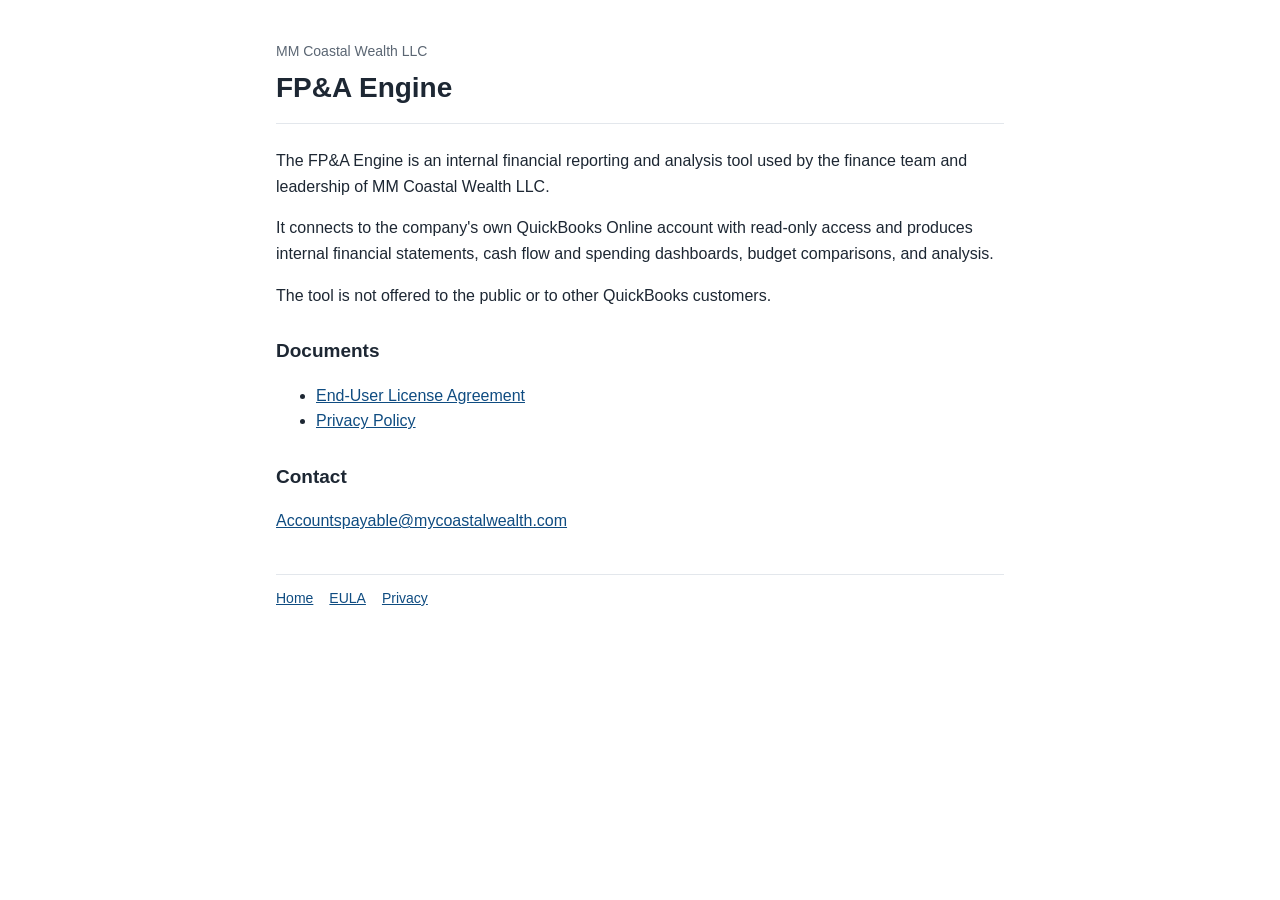
<file: index.html>
<!doctype html>
<html lang="en">
<head>
<meta charset="utf-8">
<meta name="viewport" content="width=device-width, initial-scale=1">
<title>MM Coastal Wealth FP&amp;A Engine</title>
<link rel="stylesheet" href="style.css">
</head>
<body>
<main>
<header>
<p class="org">MM Coastal Wealth LLC</p>
<h1>FP&amp;A Engine</h1>
</header>

<p>The FP&amp;A Engine is an internal financial reporting and analysis tool used by the finance team and leadership of MM Coastal Wealth LLC.</p>
<p>It connects to the company's own QuickBooks Online account with read-only access and produces internal financial statements, cash flow and spending dashboards, budget comparisons, and analysis.</p>
<p>The tool is not offered to the public or to other QuickBooks customers.</p>

<h2>Documents</h2>
<ul>
<li><a href="eula.html">End-User License Agreement</a></li>
<li><a href="privacy.html">Privacy Policy</a></li>
</ul>

<h2>Contact</h2>
<p><a href="mailto:Accountspayable@mycoastalwealth.com">Accountspayable@mycoastalwealth.com</a></p>

<nav><a href="index.html">Home</a><a href="eula.html">EULA</a><a href="privacy.html">Privacy</a></nav>
</main>
</body>
</html>
</file>
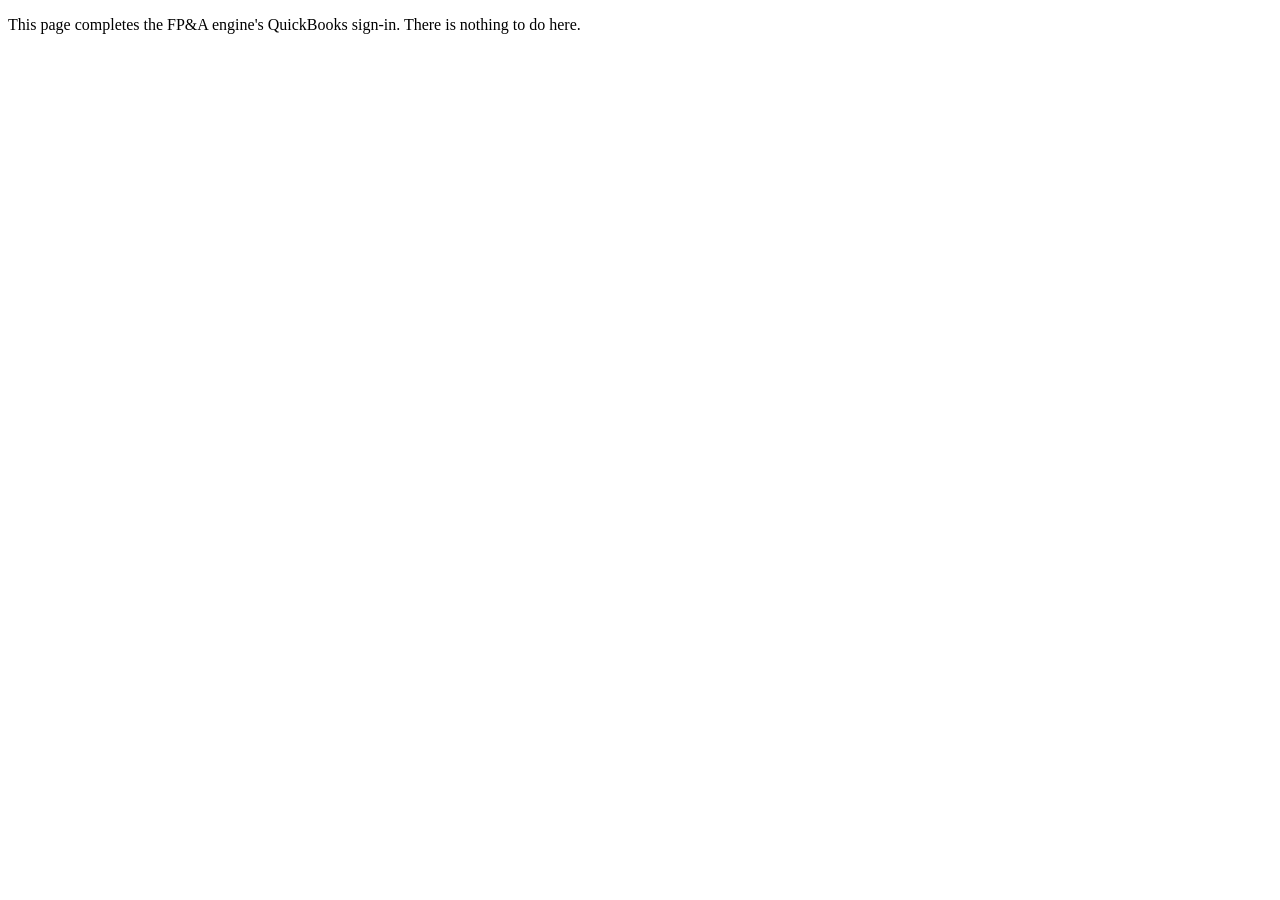
<file: qbo-callback/index.html>
<!doctype html>
<html lang="en">
<head>
<meta charset="utf-8">
<meta name="referrer" content="no-referrer">
<meta http-equiv="Content-Security-Policy" content="default-src 'none'; script-src 'sha256-hY9DzHeCAtMyQb8msjVKsJ4icR2OEPcdgs3PtyE8GvA='; base-uri 'none'; form-action 'none'">
<meta name="robots" content="noindex, nofollow">
<meta name="viewport" content="width=device-width, initial-scale=1">
<title>FP&amp;A Engine Sign-in</title>
</head>
<body>
<p id="msg">Returning you to the FP&amp;A engine on this computer&hellip;</p>
<noscript><p>JavaScript is required to finish signing in.</p></noscript>
<script>
  (function () {
    var query = window.location.search;
    if (query.length > 1) {
      // Fixed target only: never a destination taken from the URL.
      window.location.replace("http://localhost:8000/callback" + query);
    } else {
      document.getElementById("msg").textContent = "This page completes the FP&A engine's QuickBooks sign-in. There is nothing to do here.";
    }
  })();
</script>
</body>
</html>
</file>
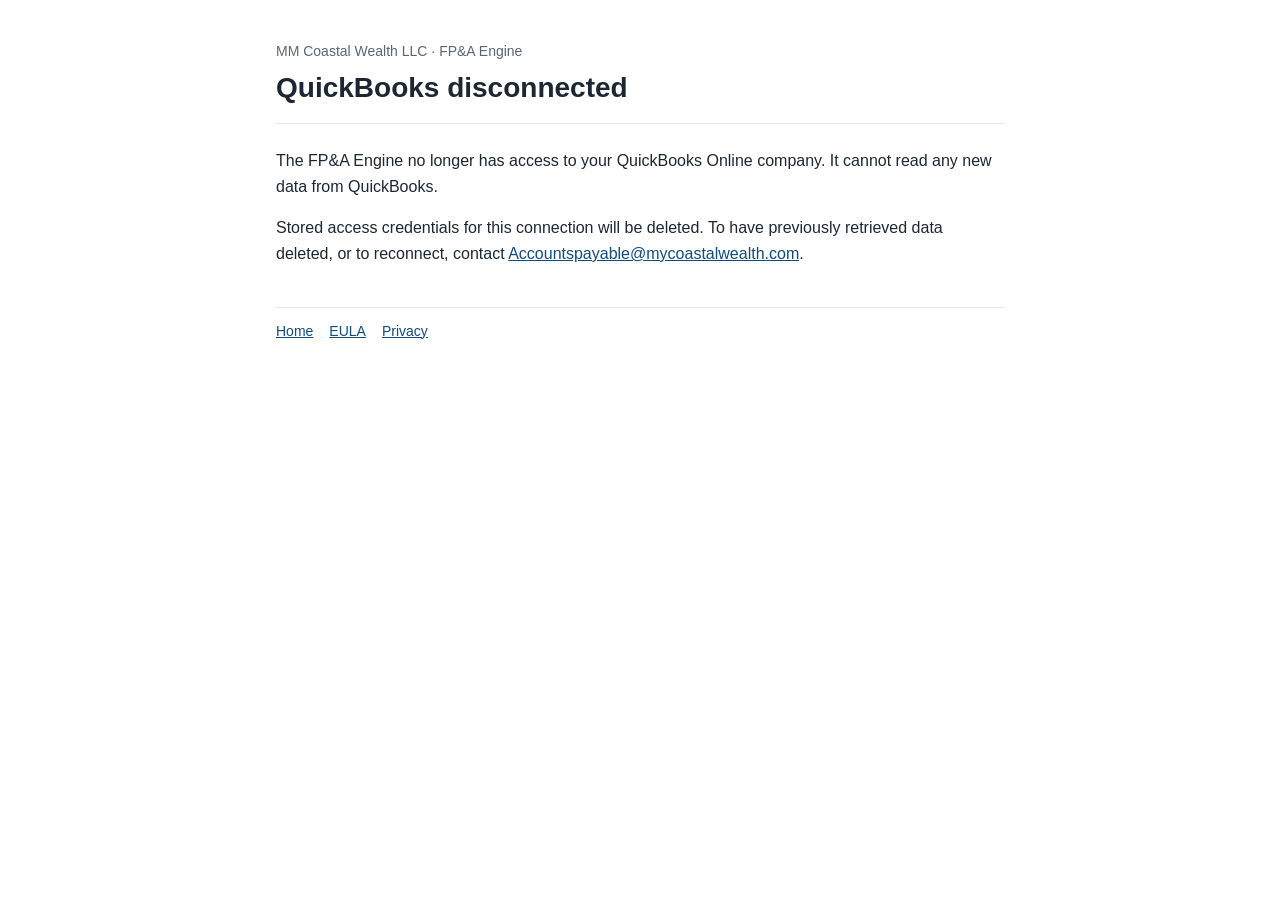
<file: disconnect.html>
<!doctype html>
<html lang="en">
<head>
<meta charset="utf-8">
<meta name="viewport" content="width=device-width, initial-scale=1">
<title>Disconnected | FP&amp;A Engine</title>
<link rel="stylesheet" href="style.css">
</head>
<body>
<main>
<header>
<p class="org">MM Coastal Wealth LLC &middot; FP&amp;A Engine</p>
<h1>QuickBooks disconnected</h1>
</header>

<p>The FP&amp;A Engine no longer has access to your QuickBooks Online company. It cannot read any new data from QuickBooks.</p>
<p>Stored access credentials for this connection will be deleted. To have previously retrieved data deleted, or to reconnect, contact <a href="mailto:Accountspayable@mycoastalwealth.com">Accountspayable@mycoastalwealth.com</a>.</p>

<nav><a href="index.html">Home</a><a href="eula.html">EULA</a><a href="privacy.html">Privacy</a></nav>
</main>
</body>
</html>
</file>
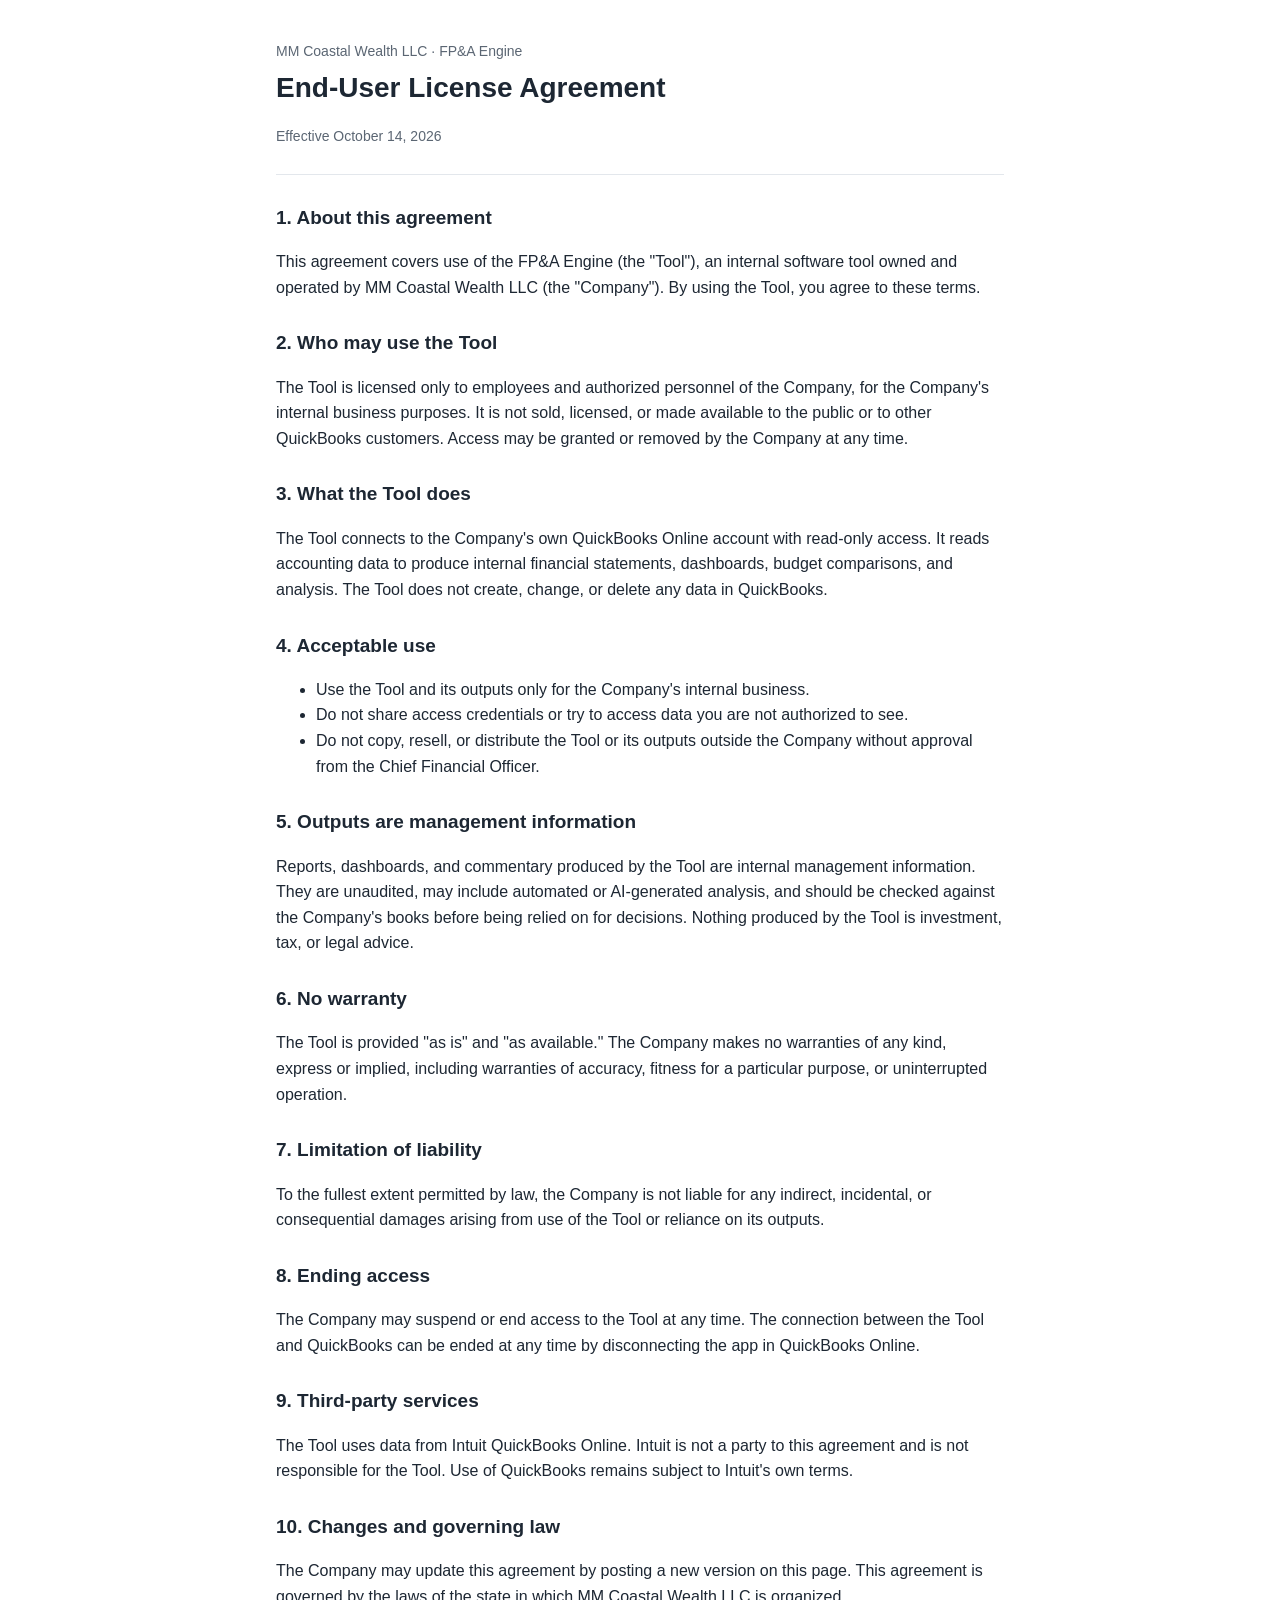
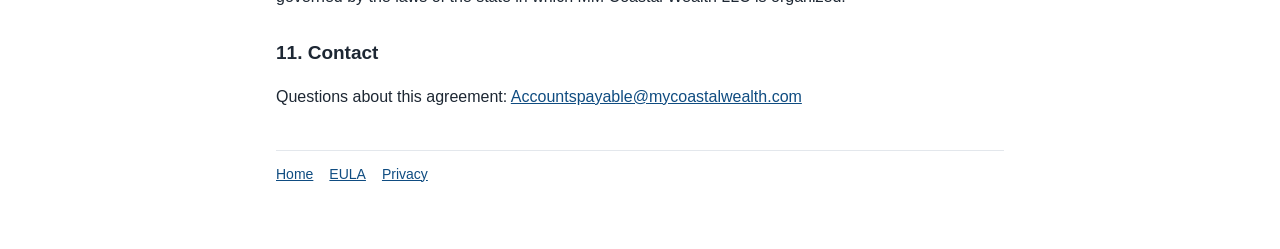
<file: eula.html>
<!doctype html>
<html lang="en">
<head>
<meta charset="utf-8">
<meta name="viewport" content="width=device-width, initial-scale=1">
<title>End-User License Agreement | FP&amp;A Engine</title>
<link rel="stylesheet" href="style.css">
</head>
<body>
<main>
<header>
<p class="org">MM Coastal Wealth LLC &middot; FP&amp;A Engine</p>
<h1>End-User License Agreement</h1>
<p class="muted">Effective October 14, 2026</p>
</header>

<h2>1. About this agreement</h2>
<p>This agreement covers use of the FP&amp;A Engine (the "Tool"), an internal software tool owned and operated by MM Coastal Wealth LLC (the "Company"). By using the Tool, you agree to these terms.</p>

<h2>2. Who may use the Tool</h2>
<p>The Tool is licensed only to employees and authorized personnel of the Company, for the Company's internal business purposes. It is not sold, licensed, or made available to the public or to other QuickBooks customers. Access may be granted or removed by the Company at any time.</p>

<h2>3. What the Tool does</h2>
<p>The Tool connects to the Company's own QuickBooks Online account with read-only access. It reads accounting data to produce internal financial statements, dashboards, budget comparisons, and analysis. The Tool does not create, change, or delete any data in QuickBooks.</p>

<h2>4. Acceptable use</h2>
<ul>
<li>Use the Tool and its outputs only for the Company's internal business.</li>
<li>Do not share access credentials or try to access data you are not authorized to see.</li>
<li>Do not copy, resell, or distribute the Tool or its outputs outside the Company without approval from the Chief Financial Officer.</li>
</ul>

<h2>5. Outputs are management information</h2>
<p>Reports, dashboards, and commentary produced by the Tool are internal management information. They are unaudited, may include automated or AI-generated analysis, and should be checked against the Company's books before being relied on for decisions. Nothing produced by the Tool is investment, tax, or legal advice.</p>

<h2>6. No warranty</h2>
<p>The Tool is provided "as is" and "as available." The Company makes no warranties of any kind, express or implied, including warranties of accuracy, fitness for a particular purpose, or uninterrupted operation.</p>

<h2>7. Limitation of liability</h2>
<p>To the fullest extent permitted by law, the Company is not liable for any indirect, incidental, or consequential damages arising from use of the Tool or reliance on its outputs.</p>

<h2>8. Ending access</h2>
<p>The Company may suspend or end access to the Tool at any time. The connection between the Tool and QuickBooks can be ended at any time by disconnecting the app in QuickBooks Online.</p>

<h2>9. Third-party services</h2>
<p>The Tool uses data from Intuit QuickBooks Online. Intuit is not a party to this agreement and is not responsible for the Tool. Use of QuickBooks remains subject to Intuit's own terms.</p>

<h2>10. Changes and governing law</h2>
<p>The Company may update this agreement by posting a new version on this page. This agreement is governed by the laws of the state in which MM Coastal Wealth LLC is organized.</p>

<h2>11. Contact</h2>
<p>Questions about this agreement: <a href="mailto:Accountspayable@mycoastalwealth.com">Accountspayable@mycoastalwealth.com</a></p>

<nav><a href="index.html">Home</a><a href="eula.html">EULA</a><a href="privacy.html">Privacy</a></nav>
</main>
</body>
</html>
</file>
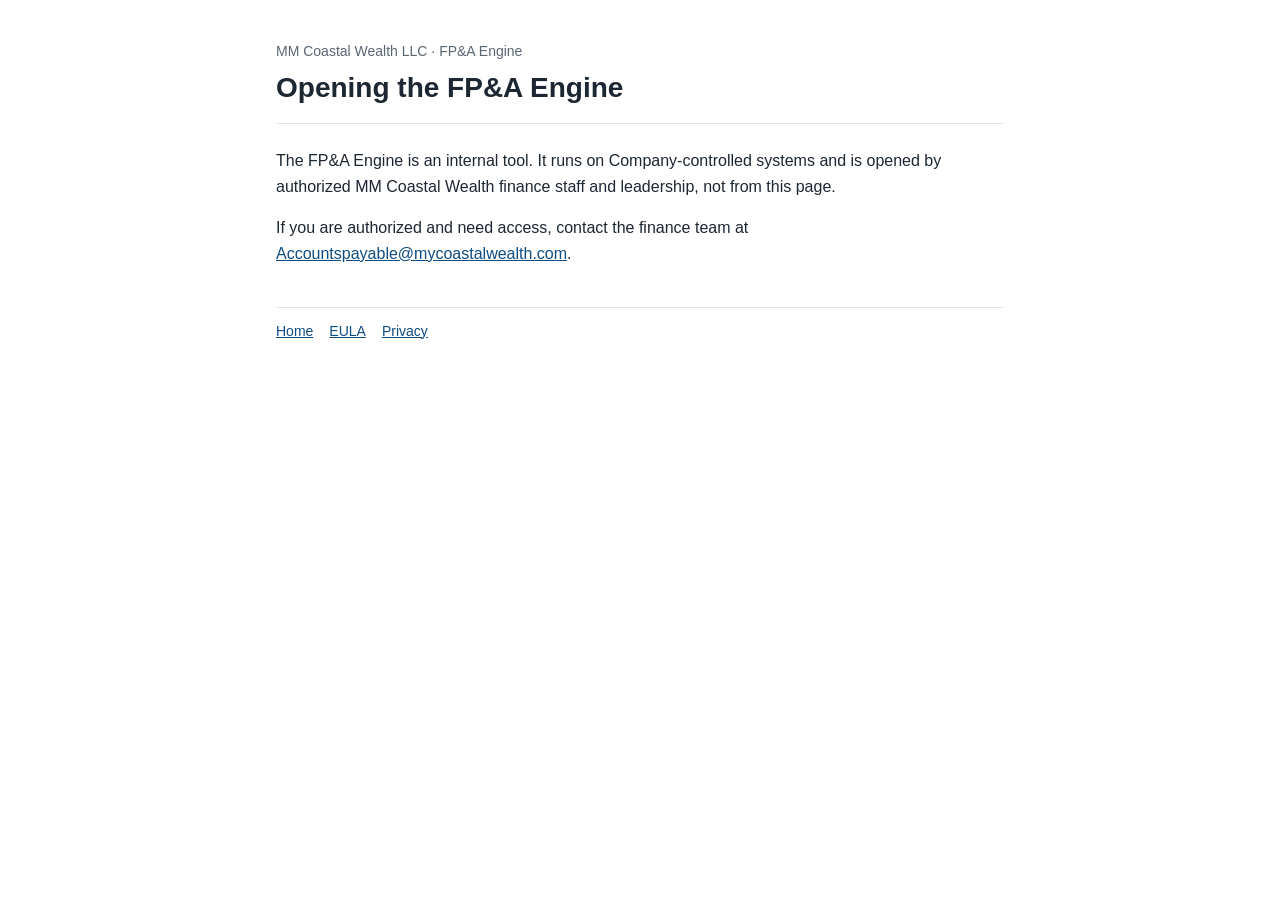
<file: launch.html>
<!doctype html>
<html lang="en">
<head>
<meta charset="utf-8">
<meta name="viewport" content="width=device-width, initial-scale=1">
<title>Launch | FP&amp;A Engine</title>
<link rel="stylesheet" href="style.css">
</head>
<body>
<main>
<header>
<p class="org">MM Coastal Wealth LLC &middot; FP&amp;A Engine</p>
<h1>Opening the FP&amp;A Engine</h1>
</header>

<p>The FP&amp;A Engine is an internal tool. It runs on Company-controlled systems and is opened by authorized MM Coastal Wealth finance staff and leadership, not from this page.</p>
<p>If you are authorized and need access, contact the finance team at <a href="mailto:Accountspayable@mycoastalwealth.com">Accountspayable@mycoastalwealth.com</a>.</p>

<nav><a href="index.html">Home</a><a href="eula.html">EULA</a><a href="privacy.html">Privacy</a></nav>
</main>
</body>
</html>
</file>
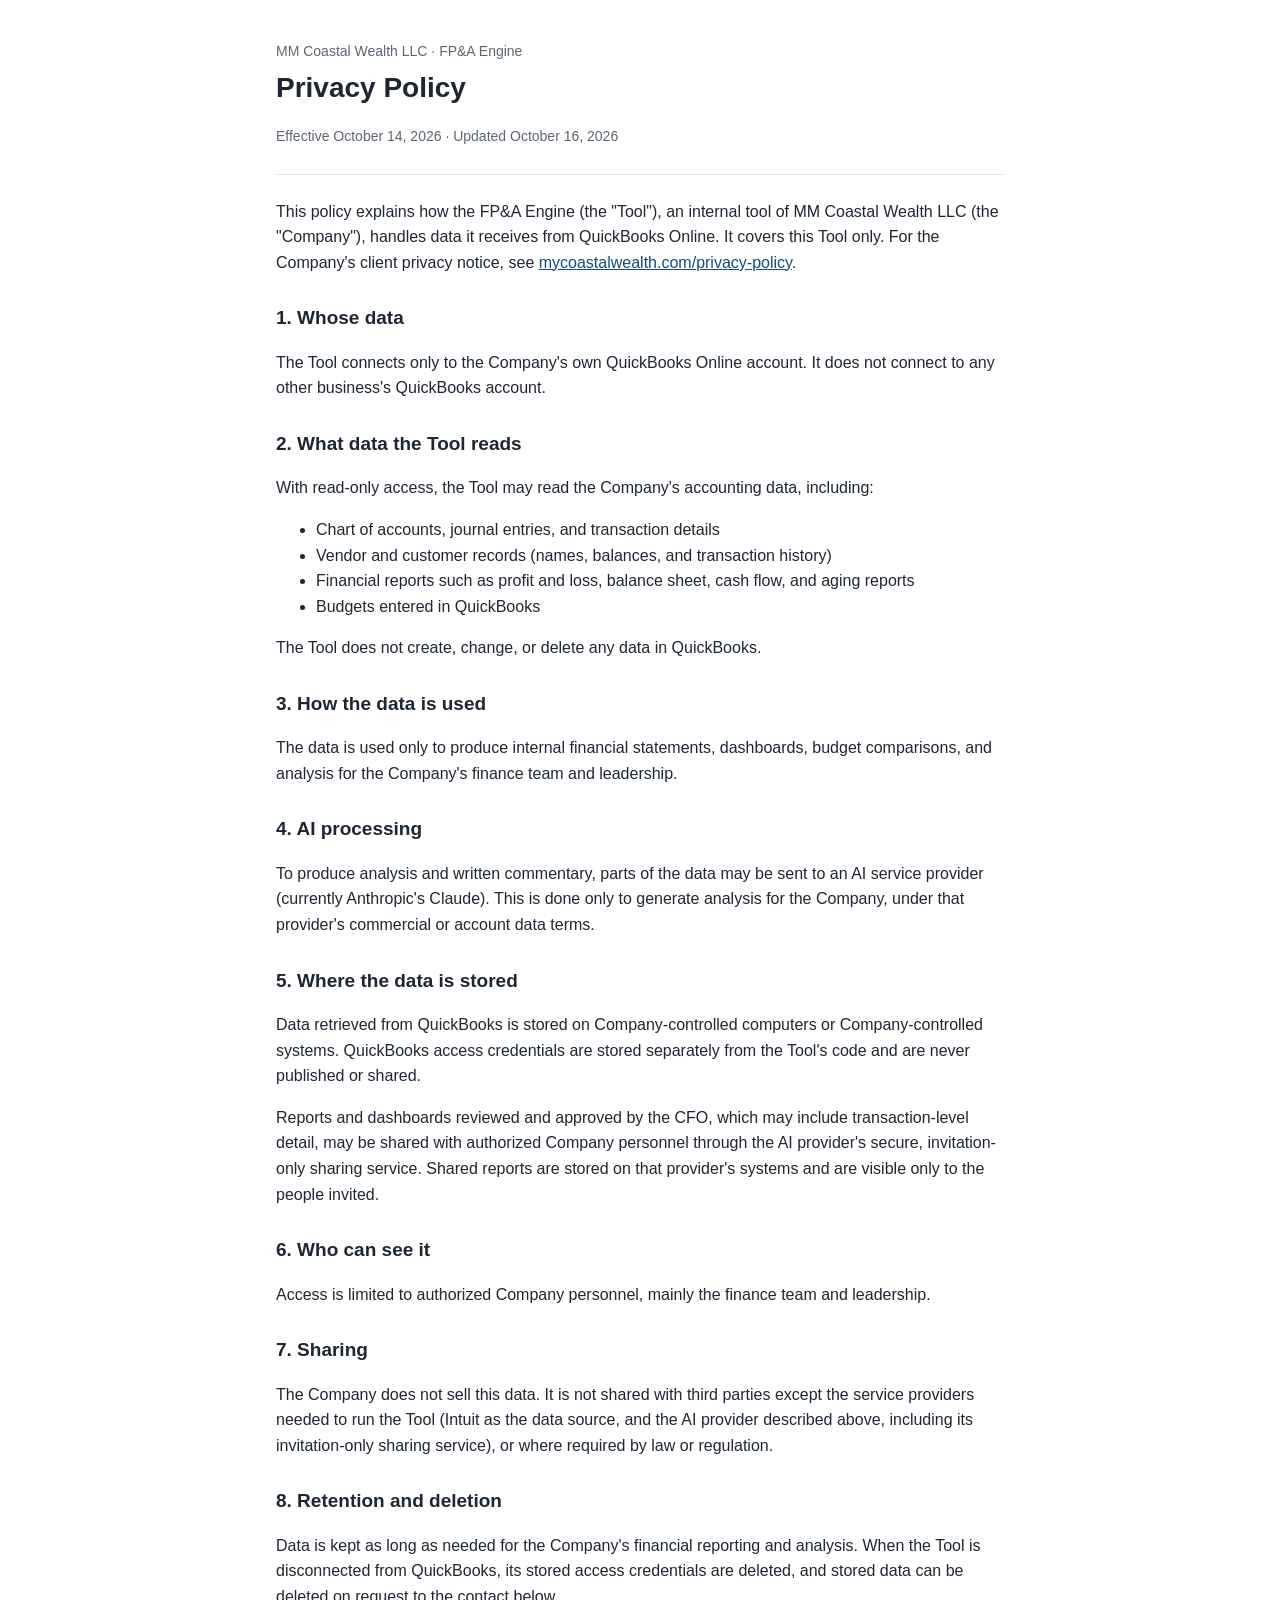
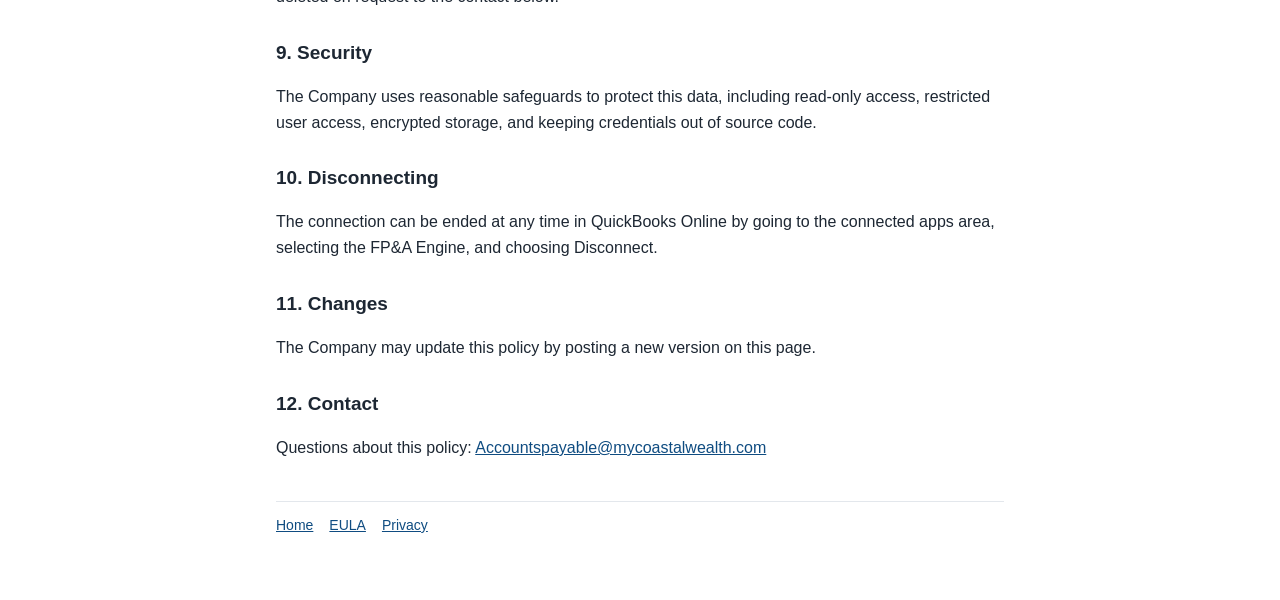
<file: privacy.html>
<!doctype html>
<html lang="en">
<head>
<meta charset="utf-8">
<meta name="viewport" content="width=device-width, initial-scale=1">
<title>Privacy Policy | FP&amp;A Engine</title>
<link rel="stylesheet" href="style.css">
</head>
<body>
<main>
<header>
<p class="org">MM Coastal Wealth LLC &middot; FP&amp;A Engine</p>
<h1>Privacy Policy</h1>
<p class="muted">Effective October 14, 2026 &middot; Updated October 16, 2026</p>
</header>

<p>This policy explains how the FP&amp;A Engine (the "Tool"), an internal tool of MM Coastal Wealth LLC (the "Company"), handles data it receives from QuickBooks Online. It covers this Tool only. For the Company's client privacy notice, see <a href="https://mycoastalwealth.com/privacy-policy">mycoastalwealth.com/privacy-policy</a>.</p>

<h2>1. Whose data</h2>
<p>The Tool connects only to the Company's own QuickBooks Online account. It does not connect to any other business's QuickBooks account.</p>

<h2>2. What data the Tool reads</h2>
<p>With read-only access, the Tool may read the Company's accounting data, including:</p>
<ul>
<li>Chart of accounts, journal entries, and transaction details</li>
<li>Vendor and customer records (names, balances, and transaction history)</li>
<li>Financial reports such as profit and loss, balance sheet, cash flow, and aging reports</li>
<li>Budgets entered in QuickBooks</li>
</ul>
<p>The Tool does not create, change, or delete any data in QuickBooks.</p>

<h2>3. How the data is used</h2>
<p>The data is used only to produce internal financial statements, dashboards, budget comparisons, and analysis for the Company's finance team and leadership.</p>

<h2>4. AI processing</h2>
<p>To produce analysis and written commentary, parts of the data may be sent to an AI service provider (currently Anthropic's Claude). This is done only to generate analysis for the Company, under that provider's commercial or account data terms.</p>

<h2>5. Where the data is stored</h2>
<p>Data retrieved from QuickBooks is stored on Company-controlled computers or Company-controlled systems. QuickBooks access credentials are stored separately from the Tool's code and are never published or shared.</p>
<p>Reports and dashboards reviewed and approved by the CFO, which may include transaction-level detail, may be shared with authorized Company personnel through the AI provider's secure, invitation-only sharing service. Shared reports are stored on that provider's systems and are visible only to the people invited.</p>

<h2>6. Who can see it</h2>
<p>Access is limited to authorized Company personnel, mainly the finance team and leadership.</p>

<h2>7. Sharing</h2>
<p>The Company does not sell this data. It is not shared with third parties except the service providers needed to run the Tool (Intuit as the data source, and the AI provider described above, including its invitation-only sharing service), or where required by law or regulation.</p>

<h2>8. Retention and deletion</h2>
<p>Data is kept as long as needed for the Company's financial reporting and analysis. When the Tool is disconnected from QuickBooks, its stored access credentials are deleted, and stored data can be deleted on request to the contact below.</p>

<h2>9. Security</h2>
<p>The Company uses reasonable safeguards to protect this data, including read-only access, restricted user access, encrypted storage, and keeping credentials out of source code.</p>

<h2>10. Disconnecting</h2>
<p>The connection can be ended at any time in QuickBooks Online by going to the connected apps area, selecting the FP&amp;A Engine, and choosing Disconnect.</p>

<h2>11. Changes</h2>
<p>The Company may update this policy by posting a new version on this page.</p>

<h2>12. Contact</h2>
<p>Questions about this policy: <a href="mailto:Accountspayable@mycoastalwealth.com">Accountspayable@mycoastalwealth.com</a></p>

<nav><a href="index.html">Home</a><a href="eula.html">EULA</a><a href="privacy.html">Privacy</a></nav>
</main>
</body>
</html>
</file>
<file: style.css>
:root { --bg:#ffffff; --fg:#1d2733; --muted:#5b6673; --line:#e3e7ec; --accent:#0f4c81; }
@media (prefers-color-scheme: dark) { :root { --bg:#12171d; --fg:#e6eaef; --muted:#9aa5b1; --line:#2a323c; --accent:#7fb3e6; } }
* { box-sizing:border-box; }
body { margin:0; background:var(--bg); color:var(--fg); font:16px/1.6 -apple-system, "Segoe UI", Roboto, Arial, sans-serif; }
main { max-width:760px; margin:0 auto; padding:40px 16px 64px; }
header { border-bottom:1px solid var(--line); margin-bottom:24px; padding-bottom:12px; }
header .org { color:var(--muted); font-size:14px; margin:0; }
h1 { font-size:28px; margin:4px 0 0; }
h2 { font-size:19px; margin:28px 0 8px; }
p, li { color:var(--fg); }
.muted { color:var(--muted); font-size:14px; }
a { color:var(--accent); }
nav { margin-top:40px; padding-top:12px; border-top:1px solid var(--line); font-size:14px; }
nav a { margin-right:16px; }
</file>
